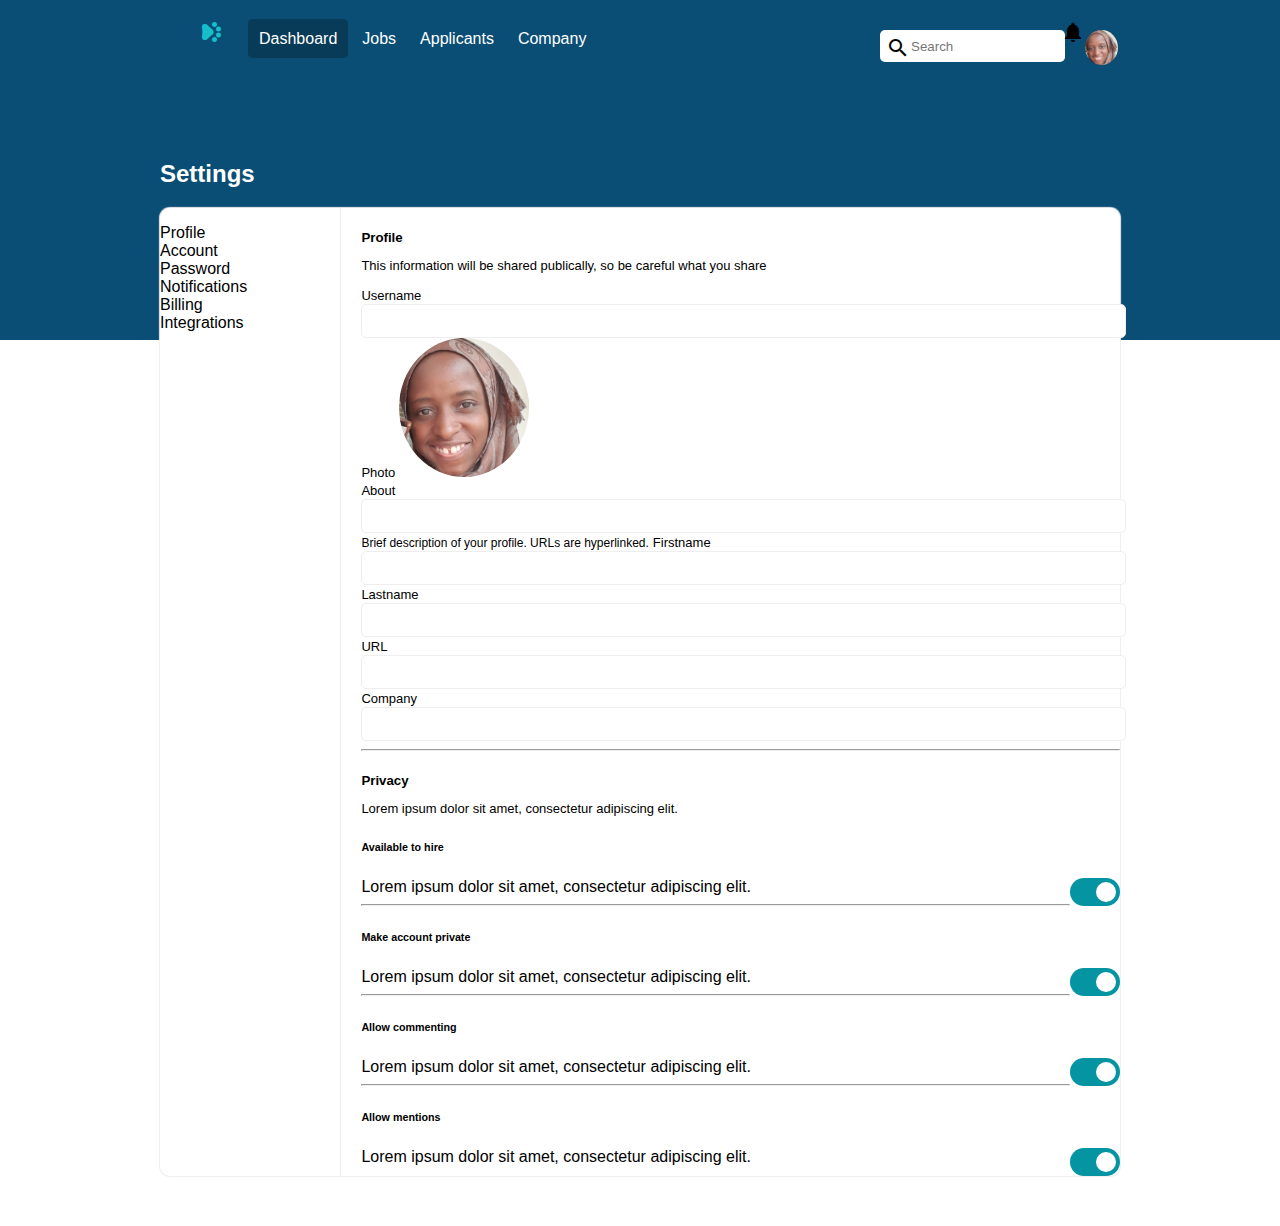
<file: brand-nav.html>
<!DOCTYPE html>
<html>
<head>
	<title>Sidebar page</title>
	<link rel="stylesheet" type="text/css" href="nav.css">
	<link rel="stylesheet" href="https://fonts.googleapis.com/icon?family=Material+Icons">
</head>
<body>
	<div>
		<div class="top-page">
			<nav>
				<div class="left-nav">
					<span><i class="material-icons pets">pets</i></span>
					<ul class="menu">
						<li class="menu-main active">Dashboard</li>
						<li class="menu-main">Jobs</li>
						<li class="menu-main">Applicants</li>
						<li class="menu-main">Company</li>
					</ul>				
				</div>
				
				<div class="right-nav">
					<form class="sb">
						<div class="sg">
							<span>
								<button type="submit" class="search">
					          		<!-- <div id="s-circle"></div> -->
					          		<span class="material-icons">search</span>
					      		</button>
					      	</span>					        		
					        <input type="text" name="search" placeholder="Search">				
						</div>						
					</form>					
					<span class="material-icons">notifications</span>
					<img class="profile-small" src="profile.jpg">
				</div>
			</nav>			
		</div>
	</div>	
	<div class="main">
		<h2>Settings</h2>
		<div class="profile">
			<div class="sidebar">
				<nav>
					<ul>
						<li>Profile</li>
						<li>Account</li>
						<li>Password</li>
						<li>Notifications</li>
						<li>Billing</li>
						<li>Integrations</li>
					</ul>
				</nav>
			</div>
			<div class="content">
				<h5>Profile</h5>
				<p>This information will be shared publically, so be careful what you share</p>
				<form>
					<label>Username</label>
					<input type="text" name="username">
					<label>Photo</label>
					<img class="profile-large" src="profile.jpg">
					<br>

					<label>About</label>
					<input type="text" name="aboutme">
					<small>Brief description of your profile. URLs are hyperlinked.</small>

					<label>Firstname</label>
					<input type="text" name="fname">
					<label>Lastname</label>
					<input type="text" name="lname"><br>

					<label>URL</label>
					<input type="text" name="url"><br>

					<label>Company</label>
					<input type="text" name="company">

					<hr>

					<h5>Privacy</h5>
					<p>Lorem ipsum dolor sit amet, consectetur adipiscing elit.</p>

					<h6>Available to hire</h6>
					<span>
						Lorem ipsum dolor sit amet, consectetur adipiscing elit.
						<label class="switch">
						  <input type="checkbox" checked>
						  <span class="slider round"></span>
						</label>
					</span>

					<hr>
					<h6>Make account private</h6>
					<span>
						Lorem ipsum dolor sit amet, consectetur adipiscing elit.
						<label class="switch">
						  <input type="checkbox" checked>
						  <span class="slider round"></span>
						</label>
					</span>

					<hr>
					<h6>Allow commenting</h6>
					<span>
						Lorem ipsum dolor sit amet, consectetur adipiscing elit.
						<label class="switch">
						  <input type="checkbox" checked>
						  <span class="slider round"></span>
						</label>
					</span>

					<hr>
					<h6>Allow mentions</h6>
					<span>
						Lorem ipsum dolor sit amet, consectetur adipiscing elit.
						<label class="switch">
						  <input type="checkbox" checked>
						  <span class="slider round"></span>
						</label>
					</span>

				</form>
			</div>
		</div>
	</div>

</body>
</html>
</file>
<file: nav.css>
body{
  margin: 0;
}

h1, h2, h3, h4, h5, h6, p, li, a, label, small, button, span {
  font-family: "Helvetica";
}

h5 {
  margin-bottom: 5px;
}

p, label {
  font-size: 13px;
}

small {
  font-size: 12px;
}

.meta {
  font-size: 13px;
  color: #a5a2a2;
}

h2 {
  color: #fff;
}

li {
  list-style: none;
}

.top-page {
  display: flow-root;
  background: #0a4e75;
  padding: 20px;
  height: 300px;
}

.menu {
  padding: 0;
}

.menu, .menu-main {
  display: inline;
}

.menu .active {
  background-color: #083b58;
  padding: 10px;
  border: 1px solid #083b58;
  border-radius: 5px;
}

.menu-main {
  color: #ffffff;
  padding: 10px;
}

.profile-small {
  height: 35px;
  border-radius: 50%;
  margin-top: 10px;
}

.left-nav {
  float: left;
  margin-left: 180px;
  width: 50%;
}

.right-nav {
  width: 25%;
  float: right;
  display: flex;
  margin-right: 70px;
}

.pets {
  color: #17bdca;
  transform: rotate(90deg);
  margin-right: 20px;
}

.sb {
  display: inline-block;
}

.sg {
  margin-top: 10px;
}

.search {
  background: transparent;
  border: 0px;
  position: absolute;
  margin-top: 5px;
}

input[type=text] {
  width: 100%;
  border: 1px solid #eee;
  border-radius: 5px;
  height: 30px;
}

input[name="search"] {
  border-radius: 5px;
  height: 30px;
  border: 0;
  text-indent: 29px;
}

.noti {
  padding: 0 20px;
  margin-top: 15px;
  color: #fff;
}

.main {
  width: 75%;
  margin-left: auto;
  margin-right: auto;
  margin-top: -200px;
  margin-bottom: 50px;
}

.profile {
  background: #fff;
  border-radius: 10px;
  display: flex;
  box-shadow: 0px 0px 1px 1px #eee;
}

.sidebar {
  width: 25%;
  float: left;
  border-right: 1px solid #eee;
}

.sidebar nav > ul {
  padding: 0;
}

.sidebar nav > ul > li > a {
  color: #1d90a2;
  text-decoration: none;
}

ul .active {
  border-left: 3px solid #1e60d8;
  background: #e7f2fb;
}

.side {
  padding: 10px;
  font-size: 14px;
}

.content {
  padding-left: 20px;
}

.bio {
  float: left;
  padding-right: 30px;
}

.usercontainer {
  display: flex;
}

#wsa {
  width: 20%;
}

#un {
  width: 100%;
}

.usercontainer > div > input[name="wsa"] {
  position: relative;
  border-radius: 5px 0 0 5px;
  padding-left: 10px;
}

.usercontainer > div > input[name="username"] {
  border-left: 0;
  border-radius: 0 5px 5px 0;
}

textarea[name="aboutme"] {
  display: block;
  border: 1px solid #eee;
  border-radius: 5px;
}

.photo {
  display: flex;
}

.profile-large {
  width: 130px;
  border-radius: 50%;
}

.namecontainer {
  display: flex;
  margin: 10px 0;
  justify-content: space-between;
}

.namecontainer div {
  width: 48%;
}

.switch {
  position: relative;
  display: inline-block;
  width: 50px;
  float: right;
  height: 28px;
}

.switch input { 
  opacity: 0;
  width: 0;
  height: 0;
}

.slider {
  position: absolute;
  cursor: pointer;
  top: 0;
  left: 0;
  right: 0;
  bottom: 0;
  background-color: #ccc;
  -webkit-transition: .4s;
  transition: .4s;
}

.slider:before {
  position: absolute;
  content: "";
  height: 20px;
  width: 20px;
  left: 4px;
  bottom: 4px;
  background-color: white;
  -webkit-transition: .4s;
  transition: .4s;
}

input:checked + .slider {
  background-color: #0594a2;
}

input:checked + .slider:before {
  -webkit-transform: translateX(22px);
  -ms-transform: translateX(22px);
  transform: translateX(22px);
}

.slider.round {
  border-radius: 20px;
}

.slider.round:before {
  border-radius: 50%;
}

.hr {
  border-top: 1px solid #eee;
  margin-top: 30px;
  margin-left: -20px;
  margin-right: -22px;
}

.buttons {
  padding: 15px 0;
  float: right;
}

.cancel, .save {
  padding: 7px;
  border-radius: 5px;
  border: 1px solid #e4e1e1;
  width: 70px;
}

.save {
  background: #0369a1;
  color: #ffffff;
  border: 0;
}

.cancel {
  background: #fff;
}
</file>
